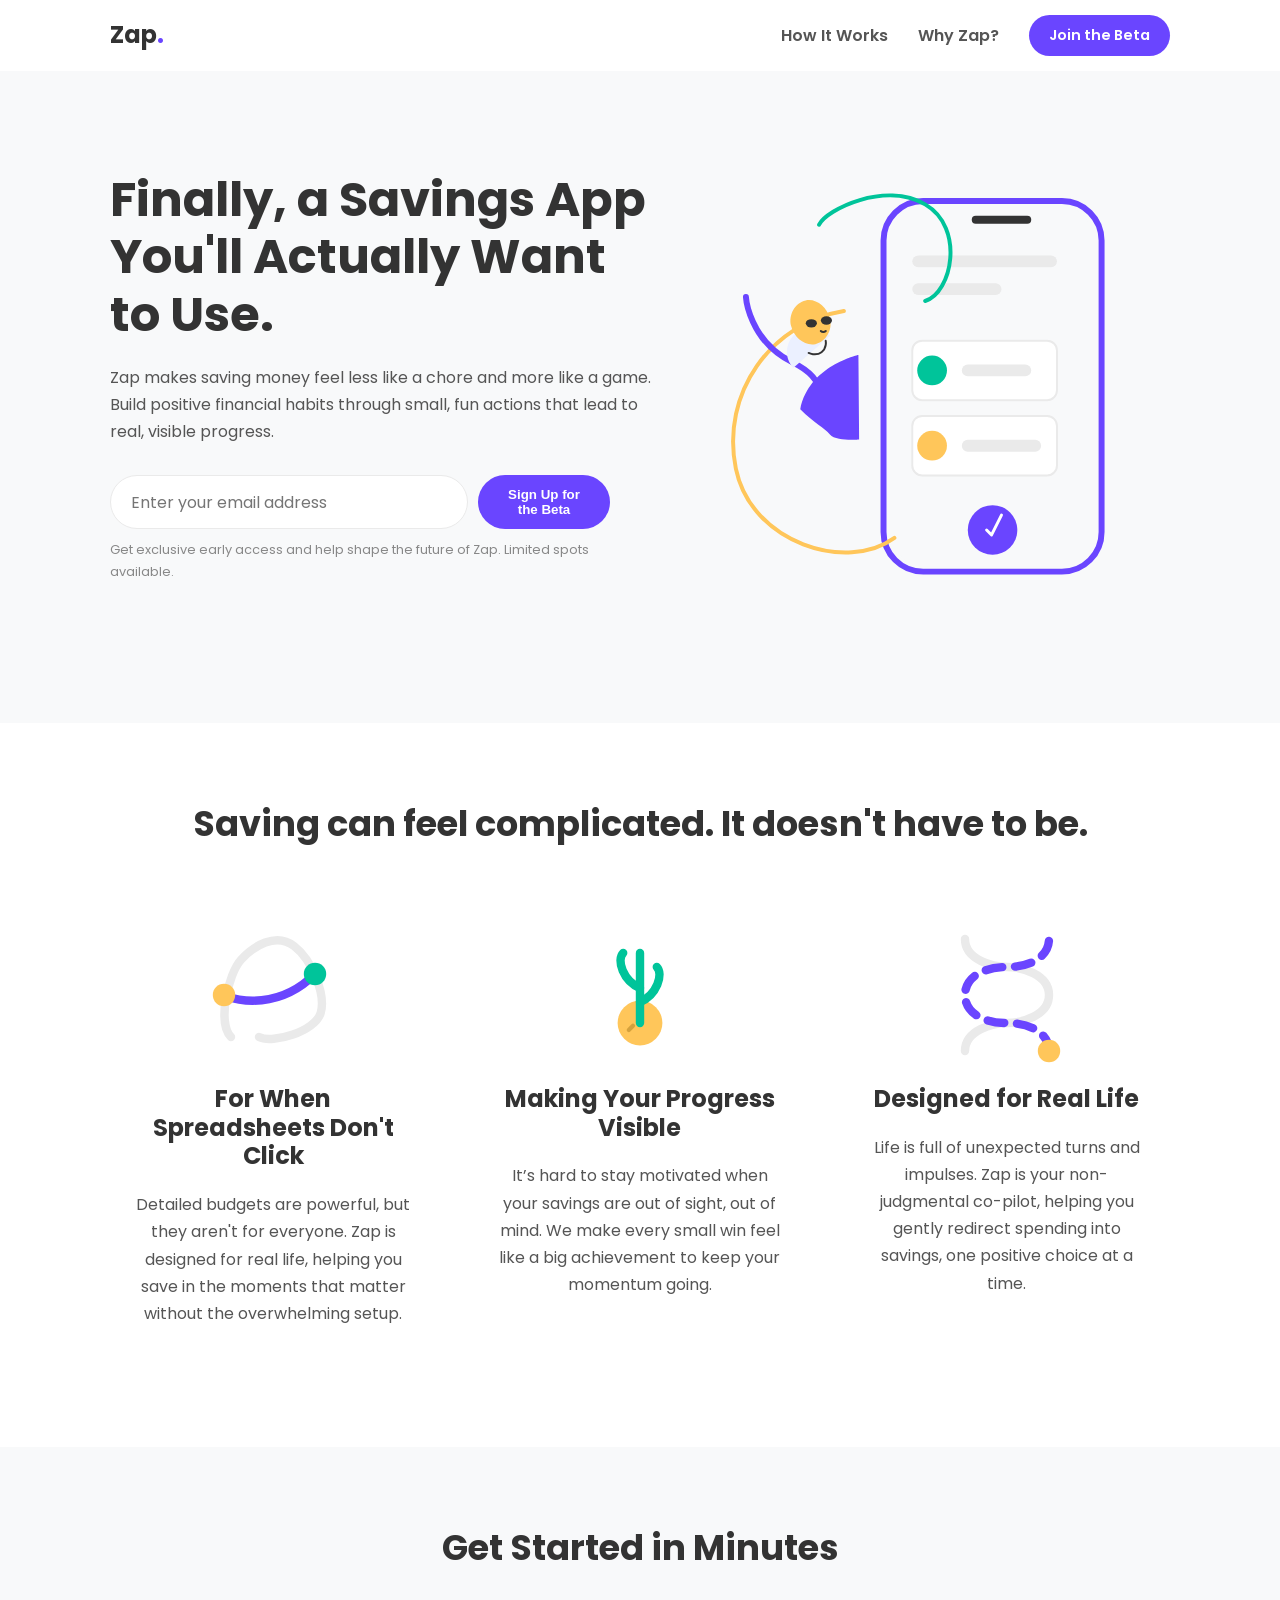
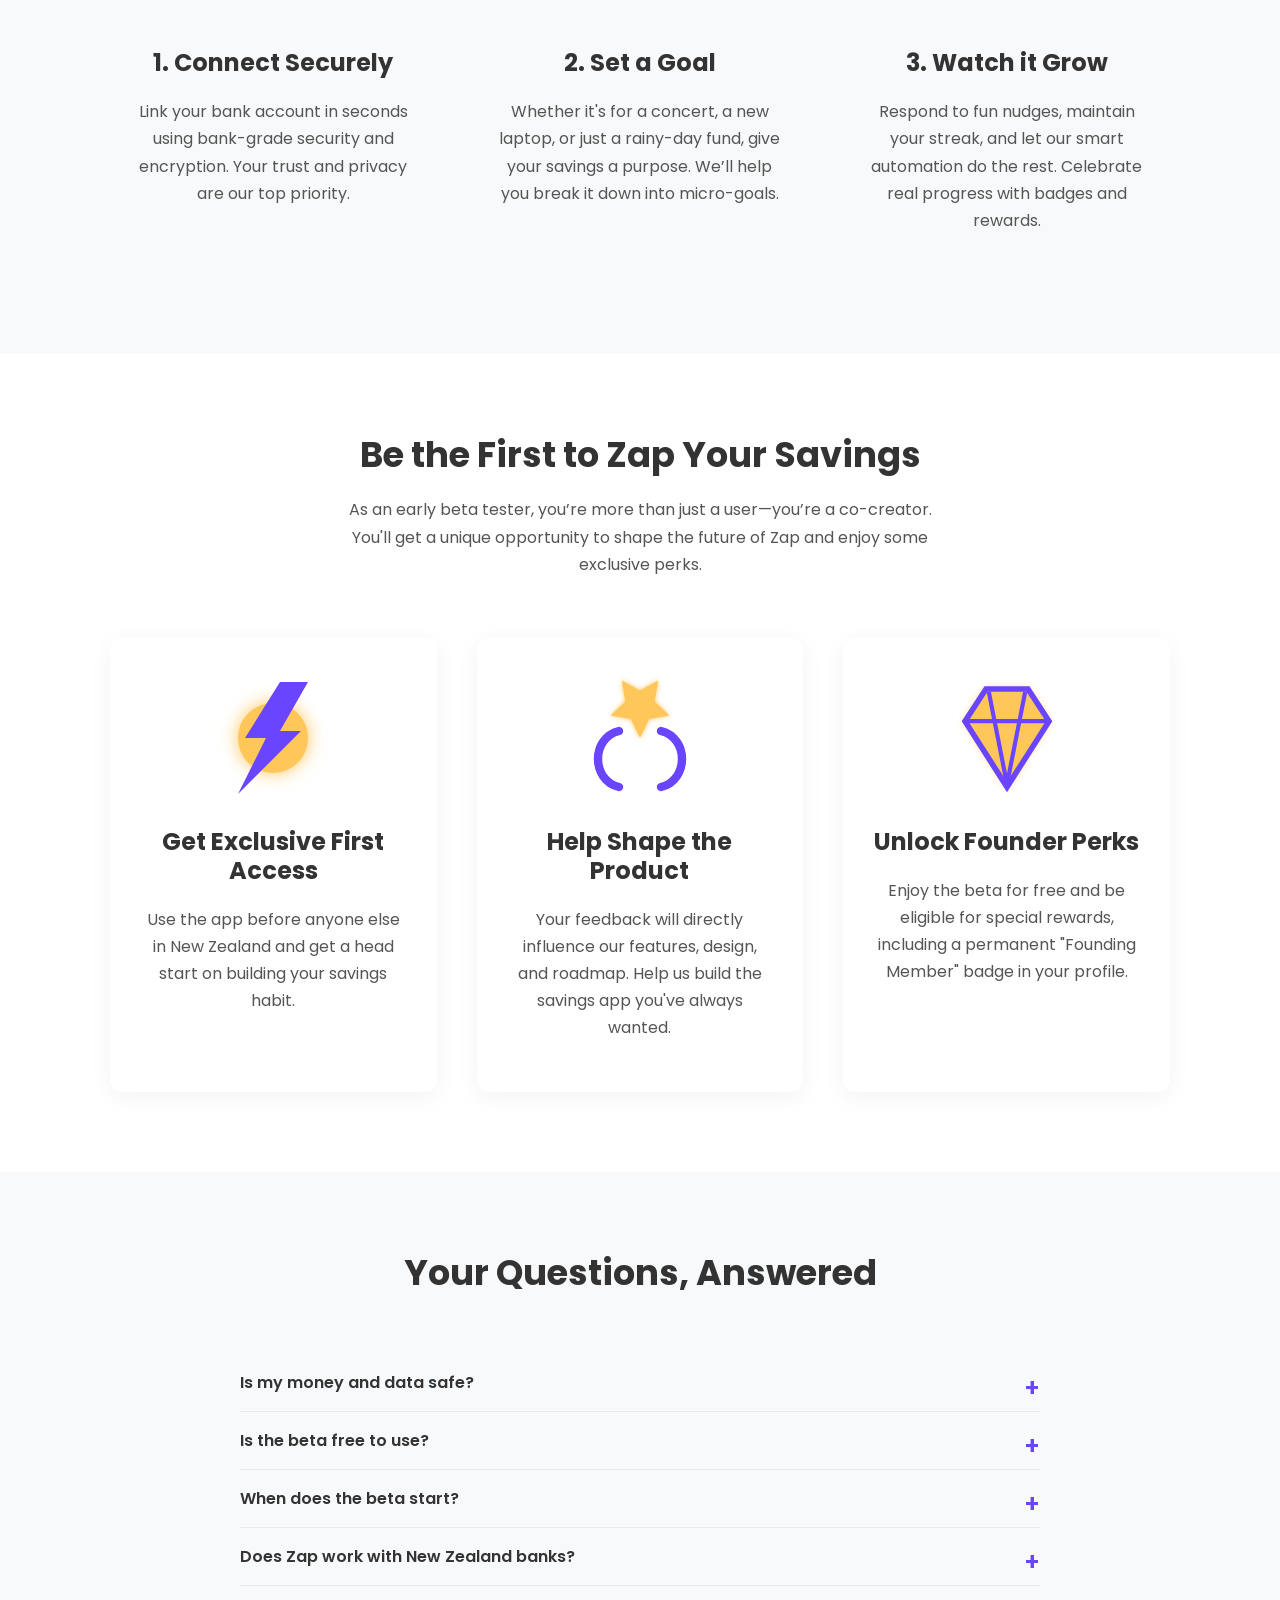
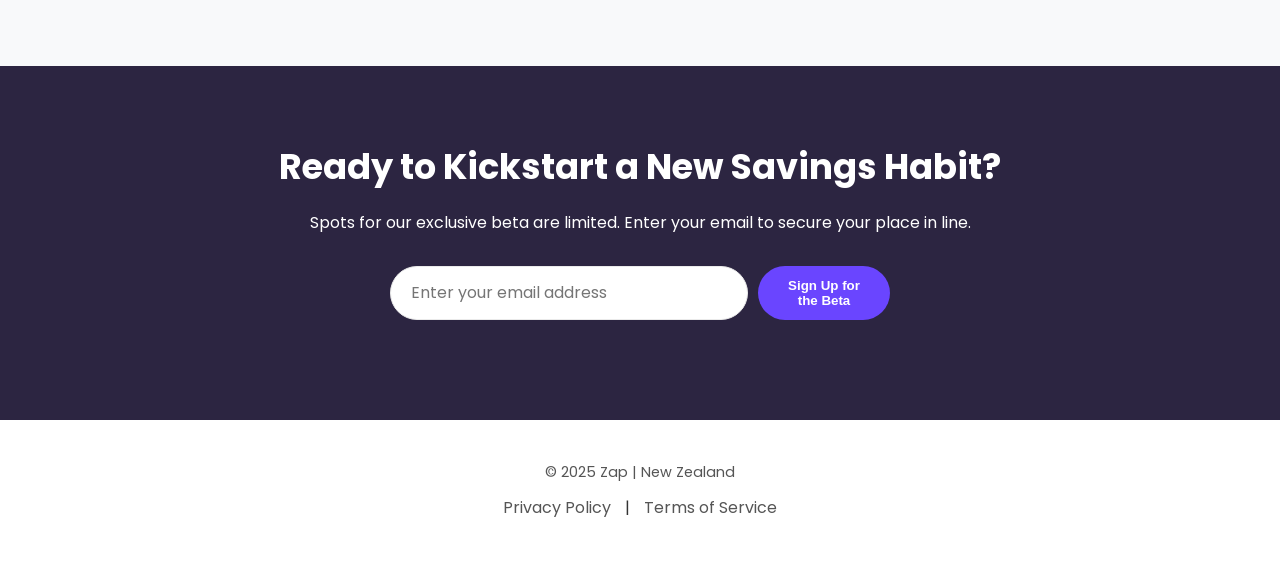
<file: zap.html>
<!DOCTYPE html>
<html lang="en">
<head>
    <meta charset="UTF-8">
    <meta name="viewport" content="width=device-width, initial-scale=1.0">
    <meta name="robots" content="noindex, nofollow, noarchive, nosnippet, noimageindex">
    <meta name="googlebot" content="noindex, nofollow">
    <title>Zap | The Fun Way to Build Your Savings Habit</title>
    <link rel="preconnect" href="https://fonts.googleapis.com">
    <link rel="preconnect" href="https://fonts.gstatic.com" crossorigin>
    <link href="https://fonts.googleapis.com/css2?family=Poppins:wght@400;600;700&display=swap" rel="stylesheet">
    <style>
        /* C                        <div class="column-icon">
                            <svg viewBox="0 0 100 100" fill="none" xmlns="http://www.w3.org/2000/svg"><title>Illustration of a lightning bolt</title><defs><filter id="zapGlow" x="-50%" y="-50%" width="200%" height="200%"><feGaussianBlur stdDeviation="2" result="coloredBlur"/><feMerge><feMergeNode in="coloredBlur"/><feMergeNode in="SourceGraphic"/></feMerge></filter></defs><!-- Smaller solid yellow circle with glow --><circle cx="50" cy="50" r="25" fill="#FFC65A" filter="url(#zapGlow)"/><!-- Lightning bolt (emoji style) --><path d="M55 10L30 50H45L25 90L70 45H55L75 10Z" fill="#6A45FF"/></svg>
                        </div>Variables for Easy Customization */
        :root {
            --primary-color: #6A45FF;
            --primary-hover: #5A38E0;
            --secondary-color: #00C49A;
            --accent-color: #FFC65A;
            --dark-bg: #2C2541;
            --light-bg: #F8F9FA;
            --text-dark: #333333;
            --text-light: #FFFFFF;
            --text-secondary: #555555;
            --border-color: #EAEAEA;
        }

        /* General Reset & Body Styles */
        * {
            box-sizing: border-box;
            margin: 0;
            padding: 0;
        }

        html {
            scroll-behavior: smooth;
        }

        body {
            font-family: 'Poppins', sans-serif;
            color: var(--text-dark);
            line-height: 1.7;
            background-color: #FFFFFF;
        }

        /* Container for Centering Content */
        .container {
            max-width: 1100px;
            margin: 0 auto;
            padding: 0 20px;
        }

        /* Section Padding */
        section {
            padding: 80px 0;
        }
        
        section:nth-of-type(odd) {
            background-color: var(--light-bg);
        }

        /* Typography */
        h1, h2, h3 {
            font-weight: 700;
            margin-bottom: 20px;
            line-height: 1.2;
        }

        h1 { font-size: 3rem; }
        h2 { font-size: 2.2rem; text-align: center; }
        h3 { font-size: 1.5rem; }
        p { margin-bottom: 20px; color: var(--text-secondary); max-width: 600px; }
        .center-text { text-align: center; margin-left: auto; margin-right: auto; }

        /* Buttons & Forms */
        .btn {
            display: inline-block;
            padding: 12px 28px;
            background-color: var(--primary-color);
            color: var(--text-light) !important;
            text-decoration: none;
            border-radius: 50px;
            font-weight: 600;
            transition: background-color 0.3s ease, transform 0.3s ease;
            border: none;
            cursor: pointer;
        }

        .btn:hover {
            background-color: var(--primary-hover);
            transform: translateY(-2px);
        }
        
        .btn-nav {
            padding: 8px 20px;
            font-size: 0.9rem;
        }
        
        .cta-form {
            display: flex;
            gap: 10px;
            margin-top: 30px;
            max-width: 500px;
        }

        .cta-form input[type="email"] {
            flex-grow: 1;
            padding: 12px 20px;
            border-radius: 50px;
            border: 1px solid var(--border-color);
            font-family: 'Poppins', sans-serif;
            font-size: 1rem;
        }
        
        .cta-form input[type="email"]:focus {
            outline: none;
            border-color: var(--primary-color);
            box-shadow: 0 0 0 3px rgba(106, 69, 255, 0.2);
        }

        .microcopy {
            font-size: 0.8rem;
            color: #888;
            margin-top: 10px;
        }

        /* Header & Navigation */
        .main-header {
            position: sticky;
            top: 0;
            z-index: 100;
            background-color: rgba(255, 255, 255, 0.9);
            backdrop-filter: blur(10px);
            padding: 15px 0;
            transition: box-shadow 0.3s ease;
        }
        
        .main-header.scrolled {
             box-shadow: 0 2px 10px rgba(0, 0, 0, 0.05);
        }

        .main-header .container {
            display: flex;
            justify-content: space-between;
            align-items: center;
        }

        .logo {
            font-weight: 700;
            font-size: 1.5rem;
            text-decoration: none;
            color: var(--text-dark);
        }
        .logo span { color: var(--primary-color); }

        .main-nav ul {
            display: flex;
            list-style: none;
            gap: 30px;
            align-items: center;
        }

        .main-nav a {
            text-decoration: none;
            color: var(--text-secondary);
            font-weight: 600;
            transition: color 0.3s ease;
        }

        .main-nav a:hover {
            color: var(--primary-color);
        }

        /* Hero Section */
        #hero {
            padding-top: 100px;
            padding-bottom: 120px;
            text-align: left;
        }
        #hero .container {
            display: flex;
            align-items: center;
            justify-content: space-between;
            gap: 60px;
        }
        
        .hero-content {
            flex: 1.2;
        }

        .hero-visual {
            flex: 1;
            display: flex;
            justify-content: center;
        }
        
        .hero-visual svg {
            width: 100%;
            max-width: 450px;
            height: auto;
        }
        
        /* Features/Columns Layout */
        .columns {
            display: grid;
            grid-template-columns: repeat(3, 1fr);
            gap: 40px;
            margin-top: 60px;
            text-align: center;
        }

        .column {
            padding: 20px;
        }
        
        .column-icon {
            height: 140px; /* Increased height to better accommodate SVGs */
            display: flex;
            justify-content: center;
            align-items: center;
            margin-bottom: 20px;
        }
        .column-icon svg {
            max-height: 100%; /* Ensure SVG scales within its container */
            max-width: 100%;
            display: block; /* Remove extra space below SVG */
        }

        /* How it Works */
        #how-it-works .columns {
            align-items: flex-start;
        }
        
        /* Beta Perks Section */
        #beta-perks .column {
            background: #fff;
            border-radius: 12px;
            box-shadow: 0 5px 25px rgba(0,0,0,0.05);
            padding: 30px;
            transition: transform 0.3s ease, box-shadow 0.3s ease;
        }
        
        #beta-perks .column:hover {
            transform: translateY(-5px);
            box-shadow: 0 10px 30px rgba(0,0,0,0.08);
        }
        
        /* Final CTA Section */
        #final-cta {
            background-color: var(--dark-bg);
            color: var(--text-light);
        }
        #final-cta h2, #final-cta p {
            color: var(--text-light);
        }

        /* FAQ Section */
        .faq-container {
            max-width: 800px;
            margin: 60px auto 0;
        }
        
        .faq-item {
            border-bottom: 1px solid var(--border-color);
            padding: 15px 0;
        }
        
        .faq-item summary {
            font-weight: 600;
            cursor: pointer;
            list-style: none; /* Hide default triangle */
            position: relative;
            padding-right: 30px;
        }

        .faq-item summary::-webkit-details-marker { display: none; }
        
        .faq-item summary::after {
            content: '+';
            position: absolute;
            right: 0;
            top: 0;
            font-size: 1.5rem;
            color: var(--primary-color);
            transition: transform 0.3s ease;
        }

        .faq-item[open] summary::after {
            transform: rotate(45deg);
        }

        .faq-item p {
            padding-top: 15px;
            margin-bottom: 0;
        }
        
        /* Final CTA Section */
        #final-cta p {
            max-width: none;
        }
        
        /* Footer */
        .main-footer {
            padding: 40px 0;
            text-align: center;
        }
        
        .footer-content p {
            font-size: 0.9rem;
            margin-bottom: 10px;
            max-width: none;
        }
        
        .footer-links a {
            color: var(--text-secondary);
            text-decoration: none;
            margin: 0 10px;
        }
        .footer-links a:hover {
            color: var(--primary-color);
        }

        /* Responsive Design */
        @media(max-width: 992px) {
             #hero .container {
                flex-direction: column;
                text-align: center;
            }
            .hero-content {
                order: 2;
            }
            .hero-visual {
                order: 1;
                margin-bottom: 40px;
            }
            .cta-form {
                margin-left: auto;
                margin-right: auto;
            }
        }
        
        @media (max-width: 768px) {
            h1 { font-size: 2.5rem; }
            h2 { font-size: 1.8rem; }
            
            .columns {
                grid-template-columns: 1fr;
            }

            .main-nav ul {
                display: none; /* Simple hiding for splash page, could be replaced with hamburger menu */
            }
        }
        
        @media (max-width: 480px) {
            .cta-form {
                flex-direction: column;
            }
        }

    </style>
</head>
<body>

    <header class="main-header" id="main-header">
        <div class="container">
            <a href="#" class="logo">Zap<span>.</span></a>
            <nav class="main-nav">
                <ul>
                    <li><a href="#how-it-works">How It Works</a></li>
                    <li><a href="#beta-perks">Why Zap?</a></li>
                    <li><a href="#final-cta" class="btn btn-nav">Join the Beta</a></li>
                </ul>
            </nav>
        </div>
    </header>

    <main>
        <section id="hero">
            <div class="container">
                <div class="hero-content">
                    <h1>Finally, a Savings App You'll Actually Want to Use.</h1>
                    <p>Zap makes saving money feel less like a chore and more like a game. Build positive financial habits through small, fun actions that lead to real, visible progress.</p>
                    <form id="beta-form" class="cta-form" action="#" method="POST">
                        <input type="email" name="email" placeholder="Enter your email address" autocomplete="email" required>
                        <button type="submit" class="btn">Sign Up for the Beta</button>
                    </form>
                    <p id="form-message" class="microcopy">Get exclusive early access and help shape the future of Zap. Limited spots available.</p>
                </div>
                <div class="hero-visual">
                    <svg viewBox="0 0 454 394" fill="none" xmlns="http://www.w3.org/2000/svg">
                        <title>Illustration of a person happily managing their finances on a large phone</title>
                        <rect x="177" y="15" width="200" height="364" rx="30" fill="#F8F9FA"/>
                        <rect x="167" y="10" width="220" height="374" rx="40" stroke="#6A45FF" stroke-width="6"/>
                        <rect x="196" y="65" width="146" height="12" rx="6" fill="#EAEAEA"/>
                        <rect x="196" y="93" width="90" height="12" rx="6" fill="#EAEAEA"/>
                        <rect x="196" y="151" width="146" height="60" rx="10" fill="white" stroke="#EAEAEA" stroke-width="2"/>
                        <circle cx="216" cy="181" r="15" fill="#00C49A"/>
                        <rect x="246" y="175" width="70" height="12" rx="6" fill="#EAEAEA"/>
                        <rect x="196" y="227" width="146" height="60" rx="10" fill="white" stroke="#EAEAEA" stroke-width="2"/>
                        <circle cx="216" cy="257" r="15" fill="#FFC65A"/>
                        <rect x="246" y="251" width="80" height="12" rx="6" fill="#EAEAEA"/>
                        <rect x="256" y="25" width="60" height="8" rx="4" fill="#333"/>
                        <circle cx="277" cy="342" r="25" fill="#6A45FF"/>
                        <path d="M271 342L276 347L286 327" stroke="white" stroke-width="3" stroke-linecap="round" stroke-linejoin="round"/>
                        <path d="M127 121C53.5 133 2.5 204.5 18 280C33.5 355.5 130.5 385 178 350" stroke="#FFC65A" stroke-width="4" stroke-linecap="round"/>
                        <path d="M102 34C109.5 18.5 168.5 -10 209 13.5C249.5 37 236 103 209 111" stroke="#00C49A" stroke-width="4" stroke-linecap="round"/>
                        <g clip-path="url(#clip0_8_8)">
                        <path d="M96.7915 220.849C96.7915 220.849 119.333 194.558 75.2915 172.951C31.2498 151.345 28.1665 106.88 28.1665 106.88" stroke="#6A45FF" stroke-width="6" stroke-linecap="round"/>
                        <path d="M112.91 146.126C103.559 135.597 88.7512 134.425 78.2223 143.776C67.6934 153.127 66.521 167.935 75.8723 178.464" fill="#EBF0FF"/>
                        <path d="M108.667 151.168C108.667 151.168 110.125 158.459 104.417 162.709C98.7082 166.959 91.4165 163.418 91.4165 163.418" stroke="#333" stroke-width="2" stroke-linecap="round"/>
                        <path d="M83.001 220.125C91.5427 176.083 141.668 165.375 141.668 165.375L142.376 250.75C142.376 250.75 118.543 252.958 112.918 245.75C107.293 238.542 97.501 234.708 83.001 220.125Z" fill="#6A45FF"/>
                        <path d="M88.4165 110.417C98.8332 108.208 109.958 116.854 112.916 128.667C115.875 140.479 108.666 152.292 98.2498 154.5C87.8332 156.708 76.7082 148.063 73.7498 136.25C70.7915 124.437 77.9998 112.625 88.4165 110.417Z" fill="#FFC65A"/>
                        <ellipse cx="94.1665" cy="133.5" rx="5.625" ry="4.20833" fill="#333"/>
                        <ellipse cx="109.375" cy="130.667" rx="5.625" ry="4.20833" fill="#333"/>
                        <path d="M103.708 141.208C105.167 142.667 107.292 142.667 108.75 141.208" stroke="#333" stroke-width="2" stroke-linecap="round"/>
                        </g>
                    </svg>
                </div>
            </div>
        </section>

        <section id="problem">
            <div class="container">
                <h2 class="center-text">Saving can feel complicated. It doesn't have to be.</h2>
                <div class="columns">
                    <div class="column">
                        <div class="column-icon">
                            <svg viewBox="0 0 100 100" fill="none" xmlns="http://www.w3.org/2000/svg">
                                <title>Illustration of a complex path becoming simple</title>
                                <path d="M20 80C10 70 18 35 27 25C36 15 52 5 65 15C78 25 88 50 84 63C80 76 50 85 40 80" stroke="#EAEAEA" stroke-width="6" stroke-linecap="round"/>
                                <path d="M15 50C25 55 55 60 80 35" stroke="#6A45FF" stroke-width="6" stroke-linecap="round"/>
                                <circle cx="15" cy="50" r="8" fill="#FFC65A"/>
                                <circle cx="80" cy="35" r="8" fill="#00C49A"/>
                            </svg>
                        </div>
                        <h3>For When Spreadsheets Don't Click</h3>
                        <p>Detailed budgets are powerful, but they aren't for everyone. Zap is designed for real life, helping you save in the moments that matter without the overwhelming setup.</p>
                    </div>
                    <div class="column">
                        <div class="column-icon">
                            <svg viewBox="0 0 100 100" fill="none" xmlns="http://www.w3.org/2000/svg">
                                <title>Illustration of a plant growing from a coin</title>
                                <circle cx="50" cy="70" r="16" fill="#FFC65A"/>
                                <path d="M50 70C50 60 50 20 50 20" stroke="#00C49A" stroke-width="6" stroke-linecap="round"/>
                                <path d="M50 45C38 40 33 25 38 20" stroke="#00C49A" stroke-width="6" stroke-linecap="round"/>
                                <path d="M50 55C62 50 67 35 62 30" stroke="#00C49A" stroke-width="6" stroke-linecap="round"/>
                                <path d="M45 72L42 75" stroke="#D4A13D" stroke-width="3" stroke-linecap="round"/>
                            </svg>
                        </div>
                        <h3>Making Your Progress Visible</h3>
                        <p>It’s hard to stay motivated when your savings are out of sight, out of mind. We make every small win feel like a big achievement to keep your momentum going.</p>
                    </div>
                    <div class="column">
                       <div class="column-icon">
                            <svg viewBox="0 0 100 100" fill="none" xmlns="http://www.w3.org/2000/svg">
                                <title>Illustration of a flexible, winding path</title>
                                <path d="M20 80C20 65 40 60 50 60C60 60 80 55 80 40C80 25 60 20 50 20C40 20 20 15 20 0" stroke="#EAEAEA" stroke-width="6" stroke-linecap="round" transform="translate(0, 10)"/>
                                <path d="M80 80C80 68 68 60 50 60C32 60 20 52 20 40C20 28 32 20 50 20C68 20 80 12 80 0" stroke="#6A45FF" stroke-width="6" stroke-linecap="round" stroke-dasharray="12 9" transform="translate(0, 10)"/>
                                <circle cx="80" cy="90" r="8" fill="#FFC65A"/>
                            </svg>
                        </div>
                        <h3>Designed for Real Life</h3>
                        <p>Life is full of unexpected turns and impulses. Zap is your non-judgmental co-pilot, helping you gently redirect spending into savings, one positive choice at a time.</p>
                    </div>
                </div>
            </div>
        </section>

        <section id="how-it-works">
            <div class="container">
                <h2 class="center-text">Get Started in Minutes</h2>
                <div class="columns">
                     <div class="column">
                        <h3>1. Connect Securely</h3>
                        <p>Link your bank account in seconds using bank-grade security and encryption. Your trust and privacy are our top priority.</p>
                    </div>
                    <div class="column">
                        <h3>2. Set a Goal</h3>
                        <p>Whether it's for a concert, a new laptop, or just a rainy-day fund, give your savings a purpose. We’ll help you break it down into micro-goals.</p>
                    </div>
                    <div class="column">
                        <h3>3. Watch it Grow</h3>
                        <p>Respond to fun nudges, maintain your streak, and let our smart automation do the rest. Celebrate real progress with badges and rewards.</p>
                    </div>
                </div>
            </div>
        </section>
        
        <section id="beta-perks">
            <div class="container">
                <h2 class="center-text">Be the First to Zap Your Savings</h2>
                 <p class="center-text">As an early beta tester, you’re more than just a user—you’re a co-creator. You'll get a unique opportunity to shape the future of Zap and enjoy some exclusive perks.</p>
                <div class="columns">
                    <div class="column">
                        <div class="column-icon">
                            <svg viewBox="0 0 100 100" fill="none" xmlns="http://www.w3.org/2000/svg"><title>Illustration of a lightning bolt</title><defs><filter id="zapGlow" x="-70%" y="-70%" width="240%" height="240%"><feGaussianBlur stdDeviation="6" result="coloredBlur"/><feMerge><feMergeNode in="coloredBlur"/><feMergeNode in="SourceGraphic"/></feMerge></filter></defs><!-- Smaller solid yellow circle with bigger glow --><circle cx="50" cy="50" r="25" fill="#FFC65A" filter="url(#zapGlow)"/><!-- Lightning bolt (emoji style) --><path d="M55 10L30 50H45L25 90L70 45H55L75 10Z" fill="#6A45FF"/></svg>
                        </div>
                        <h3>Get Exclusive First Access</h3>
                        <p>Use the app before anyone else in New Zealand and get a head start on building your savings habit.</p>
                    </div>
                    <div class="column">
                        <div class="column-icon">
                            <svg viewBox="0 0 100 100" fill="none" xmlns="http://www.w3.org/2000/svg"><title>Illustration of hands shaping a star</title><defs><filter id="starGlow2" x="-50%" y="-50%" width="200%" height="200%"><feGaussianBlur stdDeviation="2" result="coloredBlur"/><feMerge><feMergeNode in="coloredBlur"/><feMergeNode in="SourceGraphic"/></feMerge></filter></defs><path d="M35 85C15 80 15 50 35 45M65 85C85 80 85 50 65 45" stroke="#6A45FF" stroke-width="6" stroke-linecap="round"/><path d="M50 50L56.5 36.5L71 34L60.5 24L63 9L50 16L37 9L39.5 24L29 34L43.5 36.5L50 50Z" fill="#FFC65A" filter="url(#starGlow2)"/></svg>
                        </div>
                        <h3>Help Shape the Product</h3>
                        <p>Your feedback will directly influence our features, design, and roadmap. Help us build the savings app you've always wanted.</p>
                    </div>
                    <div class="column">
                        <div class="column-icon">
                            <svg viewBox="0 0 100 100" fill="none" xmlns="http://www.w3.org/2000/svg"><title>Illustration of a diamond badge</title><defs><filter id="diamondGlow" x="-50%" y="-50%" width="200%" height="200%"><feGaussianBlur stdDeviation="3" result="coloredBlur"/><feMerge><feMergeNode in="coloredBlur"/><feMergeNode in="SourceGraphic"/></feMerge></filter></defs><path d="M20 38L50 85L80 38L65 15L35 15L20 38Z" fill="#FFC65A" filter="url(#diamondGlow)"/><path d="M20 38L50 85L80 38L65 15L35 15L20 38Z" fill="none" stroke="#6A45FF" stroke-width="4"/><path d="M50 83L37 17" stroke="#6A45FF" stroke-width="3"/><path d="M50 83L63 17" stroke="#6A45FF" stroke-width="3"/><path d="M22 38H78" stroke="#6A45FF" stroke-width="3"/></svg>
                        </div>
                        <h3>Unlock Founder Perks</h3>
                        <p>Enjoy the beta for free and be eligible for special rewards, including a permanent "Founding Member" badge in your profile.</p>
                    </div>
                </div>
            </div>
        </section>
        
        <section id="faq">
            <div class="container">
                <h2 class="center-text">Your Questions, Answered</h2>
                <div class="faq-container">
                    <details class="faq-item">
                        <summary>Is my money and data safe?</summary>
                        <p>Absolutely. We use state-of-the-art, bank-level security (256-bit encryption) and a secure Open Banking API to connect to your account. We never store your banking credentials.</p>
                    </details>
                    <details class="faq-item">
                        <summary>Is the beta free to use?</summary>
                        <p>Yes! The beta program is completely free for all our early testers. It's our way of saying thanks for helping us build Zap.</p>
                    </details>
                    <details class="faq-item">
                        <summary>When does the beta start?</summary>
                        <p>We're aiming to send out the first batch of invites soon! Sign up now, and we'll notify you as soon as a spot opens up.</p>
                    </details>
                    <details class="faq-item">
                        <summary>Does Zap work with New Zealand banks?</summary>
                        <p>Yes, Zap is being built to connect with all major banks in New Zealand. We want to ensure a smooth and secure experience for Kiwis from day one.</p>
                    </details>
                </div>
            </div>
        </section>

        <section id="final-cta">
            <div class="container center-text">
                <h2>Ready to Kickstart a New Savings Habit?</h2>
                <p>Spots for our exclusive beta are limited. Enter your email to secure your place in line.</p>
                 <form id="beta-form-2" class="cta-form" style="margin-left: auto; margin-right: auto;" action="#" method="POST">
                    <input type="email" name="email2" placeholder="Enter your email address" autocomplete="email" required>
                    <button type="submit" class="btn">Sign Up for the Beta</button>
                </form>
                <p id="form-message-2" class="microcopy"></p>
            </div>
        </section>
    </main>
    
    <footer class="main-footer">
        <div class="container footer-content">
            <p>© 2025 Zap | New Zealand</p>
            <div class="footer-links">
                <a href="#">Privacy Policy</a> | <a href="#">Terms of Service</a>
            </div>
        </div>
    </footer>

    <script>
        // Optional JavaScript for better user experience

        // 1. Add a shadow to the header when scrolling
        const header = document.getElementById('main-header');
        window.addEventListener('scroll', () => {
            if (window.scrollY > 10) {
                header.classList.add('scrolled');
            } else {
                header.classList.remove('scrolled');
            }
        });

        // 2. Handle form submission to show a thank you message without reloading
        const handleFormSubmit = async (event) => {
            event.preventDefault(); // Stop the form from submitting the default way
            
            const form = event.target;
            const messageElId = form.id === 'beta-form' ? 'form-message' : 'form-message-2';
            const messageEl = document.getElementById(messageElId);
            
            // Get email from form
            const formData = new FormData(form);
            const email = formData.get('email') || formData.get('email2');
            
            // Show loading state
            messageEl.textContent = "Signing you up...";
            messageEl.style.color = form.id === 'beta-form-2' ? '#FFFFFF' : 'var(--primary-color)';
            
            try {
                // Send data to server
                const response = await fetch('https://fsxcei389b.execute-api.ap-southeast-6.amazonaws.com/v1/signup', {
                    method: 'POST',
                    headers: {
                        'Content-Type': 'application/json',
                    },
                    body: JSON.stringify({ email: email })
                });
                
                if (response.ok) {
                    // Success - hide form and show success message
                    form.style.display = 'none';
                    messageEl.textContent = "Thanks for signing up! We'll be in touch soon. 🎉";
                    messageEl.style.color = form.id === 'beta-form-2' ? '#FFFFFF' : 'var(--primary-color)';
                } else {
                    // Server error
                    throw new Error('Server responded with an error');
                }
            } catch (error) {
                // Network or other error
                console.error('Signup error:', error);
                messageEl.textContent = "Oops! Something went wrong. Please try again.";
                messageEl.style.color = '#ff4444';
            }
        };

        const form1 = document.getElementById('beta-form');
        const form2 = document.getElementById('beta-form-2');
        form1.addEventListener('submit', handleFormSubmit);
        form2.addEventListener('submit', handleFormSubmit);

    </script>
</body>
</html>
</file>
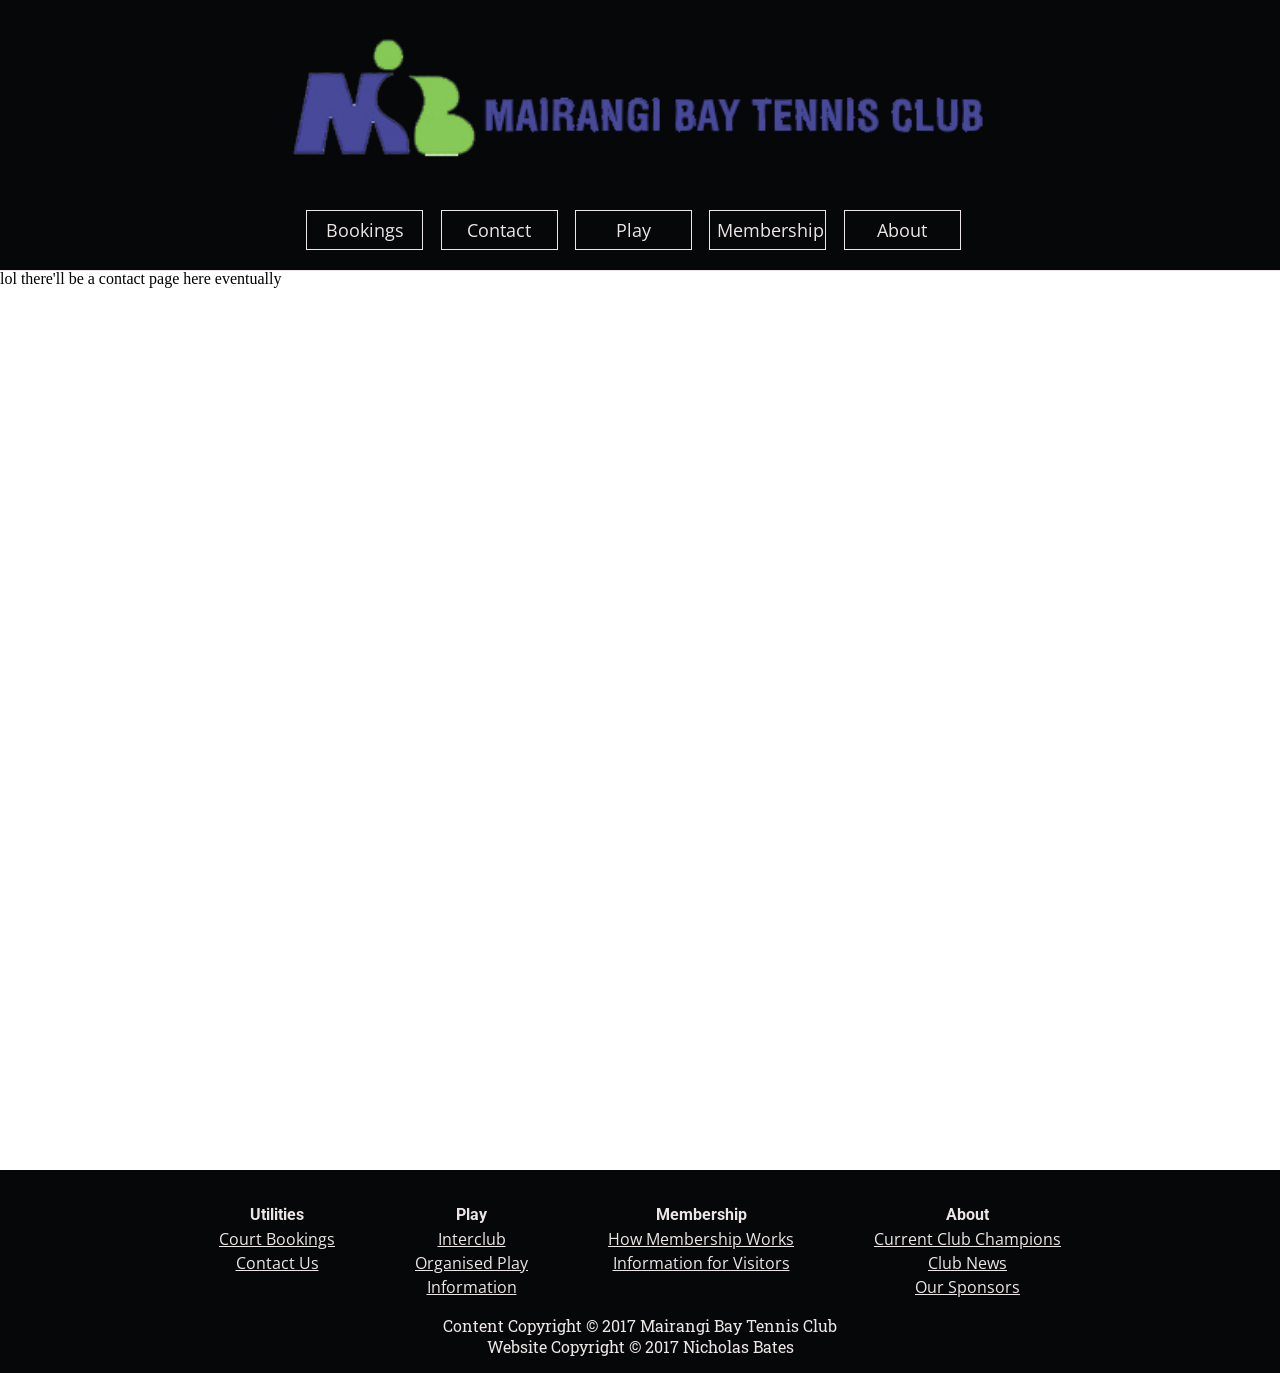
<file: Tennis/contact.html>
<!DOCTYPE html>
<html lang="en">
    <head>
        <title>North Shore Youth Music</title>
        <meta charset="utf-8"/>
        <meta name="viewport" content="width=device-width,initial-scale=1"/>
        <link href="https://fonts.googleapis.com/css?family=Open+Sans|Roboto|Roboto+Slab" rel="stylesheet">
        <link href="css/main.css" rel="stylesheet" type="text/css"/>
        <script src="https://ajax.googleapis.com/ajax/libs/jquery/3.2.1/jquery.min.js"></script>
        <script src='https://www.google.com/recaptcha/api.js'></script>
        <script src="main.js"></script>
    </head>
    <body>
        <header>
            <a id="logo" href="draft.html" title="Home"><img src="logo.png"></a>
            <nav class="desktop">
                <span class="link"><a href="#">Bookings</a></span>
                <span class="link"><a href="contact.html">Contact</a></span>
                <span class="dropdown"><span>Play</span>
                    <div>
                        <ul>
                            <li class="link"><a href="#">Interclub</a></li>
                            <li class="link"><a href="#">Organised Play</a></li>
                            <li class="link"><a href="#">Club Information</a></li>
                        </ul>
                    </div>
                </span>
                <span class="dropdown"><span>Membership</span>
                    <div>
                        <ul>
                            <li class="link"><a href="#">How it Works</a></li>
                            <li class="link"><a href="#">For Visitors</a></li>
                        </ul>
                    </div>
                </span>
                <span class="dropdown"><span>About</span>
                    <div>
                        <ul>
                            <li class="link"><a href="#">Club Champions</a></li>
                            <li class="link"><a href="#">News</a></li>
                            <li class="link"><a href="#">Sponsors</a></li>
                        </ul>
                    </div>
                </span>
            </nav>
            <span class="mobile" id="hamburger">&#8801;</span>
        </header>
        <div id="headerBuffer"></div>
        <nav class="mobile">
            <ul>
                <li class="link"><a href="#">Court Bookings</a></li>
                <li class="link"><a href="#">Contact Us</a></li>
                <li class="dropdown"><span>Play</span>
                    <div>
                        <ul>
                            <li class="link"><a href="#">Interclub</a></li>
                            <li class="link"><a href="#">Organised Play</a></li>
                            <li class="link"><a href="#">Club Information</a></li>
                        </ul>
                    </div>
                </li>
                <li class="dropdown"><span>Membership</span>
                    <div>
                        <ul>
                            <li class="link"><a href="#">How it Works</a></li>
                            <li class="link"><a href="#">For Visitors</a></li>
                        </ul>
                    </div>
                </li>
                <li class="dropdown"><span>About</span>
                    <div>
                        <ul>
                            <li class="link"><a href="#">Club Champions</a></li>
                            <li class="link"><a href="#">News</a></li>
                            <li class="link"><a href="#">Our Sponsors</a></li>
                        </ul>
                    </div>
                </li>
            </ul>
        </nav>
        <div style="height:100vh;">
            lol there'll be a contact page here eventually
        </div>
        <footer class="desktop">
            <ul id="footerTable">
                <li class="footerCell">
                    <b>Utilities</b>
                    <ul>
                        <li><a href="#">Court Bookings</a></li>
                        <li><a href="#">Contact Us</a></li>
                    </ul>
                </li>
                <li class="footerCell">
                    <b>Play</b>
                    <ul>
                        <li><a href="#">Interclub</a></li>
                        <li><a href="#">Organised Play</a></li>
                        <li><a href="#">Information</a></li>
                    </ul>
                </li>
                <li class="footerCell">
                    <b>Membership</b>
                    <ul>
                        <li><a href="#">How Membership Works</a></li>
                        <li><a href="#">Information for Visitors</a></li>
                    </ul>
                </li>
                <li class="footerCell">
                    <b>About</b>
                    <ul>
                        <li><a href="#">Current Club Champions</a></li>
                        <li><a href="#">Club News</a></li>
                        <li><a href="#">Our Sponsors</a></li>
                    </ul>
                </li>
            </ul>
            Content Copyright &copy; 2017 Mairangi Bay Tennis Club
            <br>Website Copyright &copy; 2017 Nicholas Bates
        </footer>
        <footer class="mobile">
            <p><small>Content Copyright &copy; 2017 Mairangi Bay Tennis Club</small></p>
            <p><small>Website Copyright &copy; 2017 Nicholas Bates</small></p>
        </footer>
    </body>
</html>
</file>
<file: Tennis/css/main.css>
body {
  margin: 0; }

.noSelect {
  -webkit-user-select: none;
  -moz-user-select: none;
  -ms-user-select: none;
  user-select: none; }

header, #headerBuffer {
  height: 30vh; }

#headerBuffer, header {
  background-color: #060708;
  color: #EDE6E6; }

header {
  position: fixed;
  width: 100vw;
  z-index: 10;
  text-align: center;
  box-shadow: 0 0 0 1px #EDE6E6; }

#headerBuffer, header, header a, header nav.desktop {
  transition: all 1s; }

#logo {
  display: inline-block;
  height: 70%; }

header img {
  transition: all 1s;
  height: 100%; }

header nav.desktop {
  width: 55vw;
  margin-top: 2vh;
  margin-left: auto;
  margin-right: auto; }

nav.desktop > span {
  float: left;
  width: 8vw;
  font-size: 2vh;
  font-family: 'Open Sans';
  transition: all .5s;
  padding: .8vh 0.5vw;
  margin-left: 1.5vw;
  outline: 1px solid #EDE6E6; }
  nav.desktop > span a {
    text-decoration: none;
    color: #EDE6E6; }

nav.desktop > span.selected {
  background-color: #484999;
  outline: 1px solid #484999; }
  nav.desktop > span.selected a {
    color: #060708; }

nav.desktop > span:hover {
  background-color: #86C958;
  color: white;
  outline: 1px solid #86C958; }

#headerBuffer.small, header.small {
  height: 10vh; }

header.small #logo {
  transform: translate(-30vw, 1.5vh); }

header.small nav.desktop {
  transform: translate(11vw, -6.5vh); }

header nav.desktop > span {
  cursor: pointer; }

header nav.desktop > span div {
  display: none; }
  header nav.desktop > span div ul {
    padding: 0;
    list-style: none; }
    header nav.desktop > span div ul a {
      float: left;
      width: 8vw;
      margin: 0 -.5vw;
      padding: .8vh .5vw;
      background-color: #060708;
      outline: #EDE6E6 solid thin; }
    header nav.desktop > span div ul a:hover {
      background-color: #86C958;
      color: white; }

header nav.desktop > span div.active {
  display: inherit; }

footer.desktop {
  text-align: center;
  padding: 1em;
  background-color: #060708;
  color: #EDE6E6;
  font-family: 'Roboto Slab'; }
  footer.desktop a {
    color: inherit;
    font-family: 'Open Sans', sans-serif; }
  footer.desktop a:hover {
    color: white; }
  footer.desktop b {
    font-family: 'Roboto', sans-serif; }
  footer.desktop ul {
    padding: 0;
    list-style: none; }

#footerTable {
  display: table;
  margin: 0 auto;
  border-spacing: 5em 1em; }

.footerCell {
  display: table-cell;
  line-height: 1.5; }

#slideshow, #slideshow > img {
  height: 70vh; }

#slideshow {
  position: relative;
  background-color: #060708; }

#slideshow > img {
  position: absolute;
  left: 50%;
  transform: translate(-50%, 0);
  z-index: -1; }

#slideshow > img:first-of-type {
  z-index: 1; }

#slideshow > .arrow {
  font-size: 6em;
  color: #EDE6E6;
  position: absolute;
  top: 50%;
  transform: translate(0, -50%);
  cursor: pointer;
  padding: 0 1vw 1vw 1vw;
  border-radius: 15px;
  z-index: 2; }

#slideshow > .arrow:hover {
  background-color: #86C958; }

#slideshow > #left {
  left: 5vw; }

#slideshow > #right {
  right: 5vw; }

#slideshow .dot {
  position: absolute;
  width: 1em;
  height: 1em;
  bottom: 1em;
  z-index: 2;
  border-radius: 50%;
  background-color: #060708;
  cursor: pointer;
  transition: .2s all; }

#slideshow .dot.active {
  background-color: #484999; }

#slideshow .dot:hover {
  background-color: #86C958; }

#grid {
  display: grid;
  grid-template-areas: "history history contact facebook" "history history contact facebook" "history history contact facebook" "history history contact facebook";
  grid-template-rows: 1fr 1fr 1fr 1fr;
  grid-template-columns: 1fr 1fr 1fr 1fr;
  border-top: 1px solid #EDE6E6;
  border-bottom: 1px solid #EDE6E6;
  font-family: 'Open Sans', sans-serif; }
  #grid h2 {
    font-family: 'Roboto', sans-serif; }

#grid div:not(.inside) {
  display: flex;
  align-items: center;
  justify-content: center;
  background-color: #EDE6E6;
  color: #060708; }

#grid .inside {
  text-align: center;
  margin: 2vh 2vw; }

#grid > #history {
  grid-area: history; }

#grid > #contact {
  grid-area: contact; }
  #grid > #contact input, #grid > #contact textarea {
    font-family: 'Open Sans', sans-serif;
    width: 98%; }

#grid > #facebook {
  grid-area: facebook; }

footer.mobile {
  text-align: center;
  font-family: 'Roboto Slab';
  color: #EDE6E6; }
  footer.mobile p {
    background-color: #060708;
    margin: auto; }

#hamburger {
  font-size: 3em;
  width: 0;
  margin: 0 auto;
  transform: translateX(-0.25em);
  transition: 1s all; }

#hamburger:hover {
  cursor: pointer; }

nav.mobile {
  display: none;
  position: fixed;
  z-index: 3;
  width: 100vw;
  text-align: center;
  background-color: #060708;
  color: #EDE6E6;
  font-family: 'Open Sans', sans-serif; }
  nav.mobile ul {
    padding: 0;
    margin: 0;
    list-style-type: none; }
    nav.mobile ul li {
      padding: 1vh 0; }
      nav.mobile ul li a {
        text-decoration: none;
        color: #EDE6E6; }
      nav.mobile ul li div {
        display: none;
        font-size: 70%; }
    nav.mobile ul .link:hover {
      background-color: #86C958; }
    nav.mobile ul .dropdown span {
      padding: 0 auto; }
    nav.mobile ul .dropdown:hover {
      cursor: pointer; }
    nav.mobile ul .dropdown.active {
      background-color: #484999; }
      nav.mobile ul .dropdown.active a {
        color: #86C958; }
      nav.mobile ul .dropdown.active li:hover a {
        color: #484999; }

.mobile, #hamburger {
  display: none; }

@media screen and (orientation: portrait), screen and (max-width: 1000px) {
  .mobile {
    display: initial; }

  #hamburger {
    display: block; }

  footer.desktop {
    display: none; }

  header nav.desktop {
    display: none; }
  header img {
    width: 90vw; }

  header.small #logo {
    transform: none;
    height: 100%; }
  header.small img {
    width: 65vw; }
  header.small #hamburger {
    transform: translate(36vw, -10vh); }

  #slideshow, #slideshow > img {
    height: 35vh;
    width: 100vw; }

  #slideshow img {
    object-fit: cover; }

  #slideshow .arrow {
    font-size: 3em;
    padding: 0 2vw 2vw 2vw; }

  #grid {
    grid-template-areas: "history history history history" "history history history history" "history history history history" "history history history history"; }
    #grid #contact, #grid #facebook {
      display: none; } }

/*# sourceMappingURL=main.css.map */
</file>
